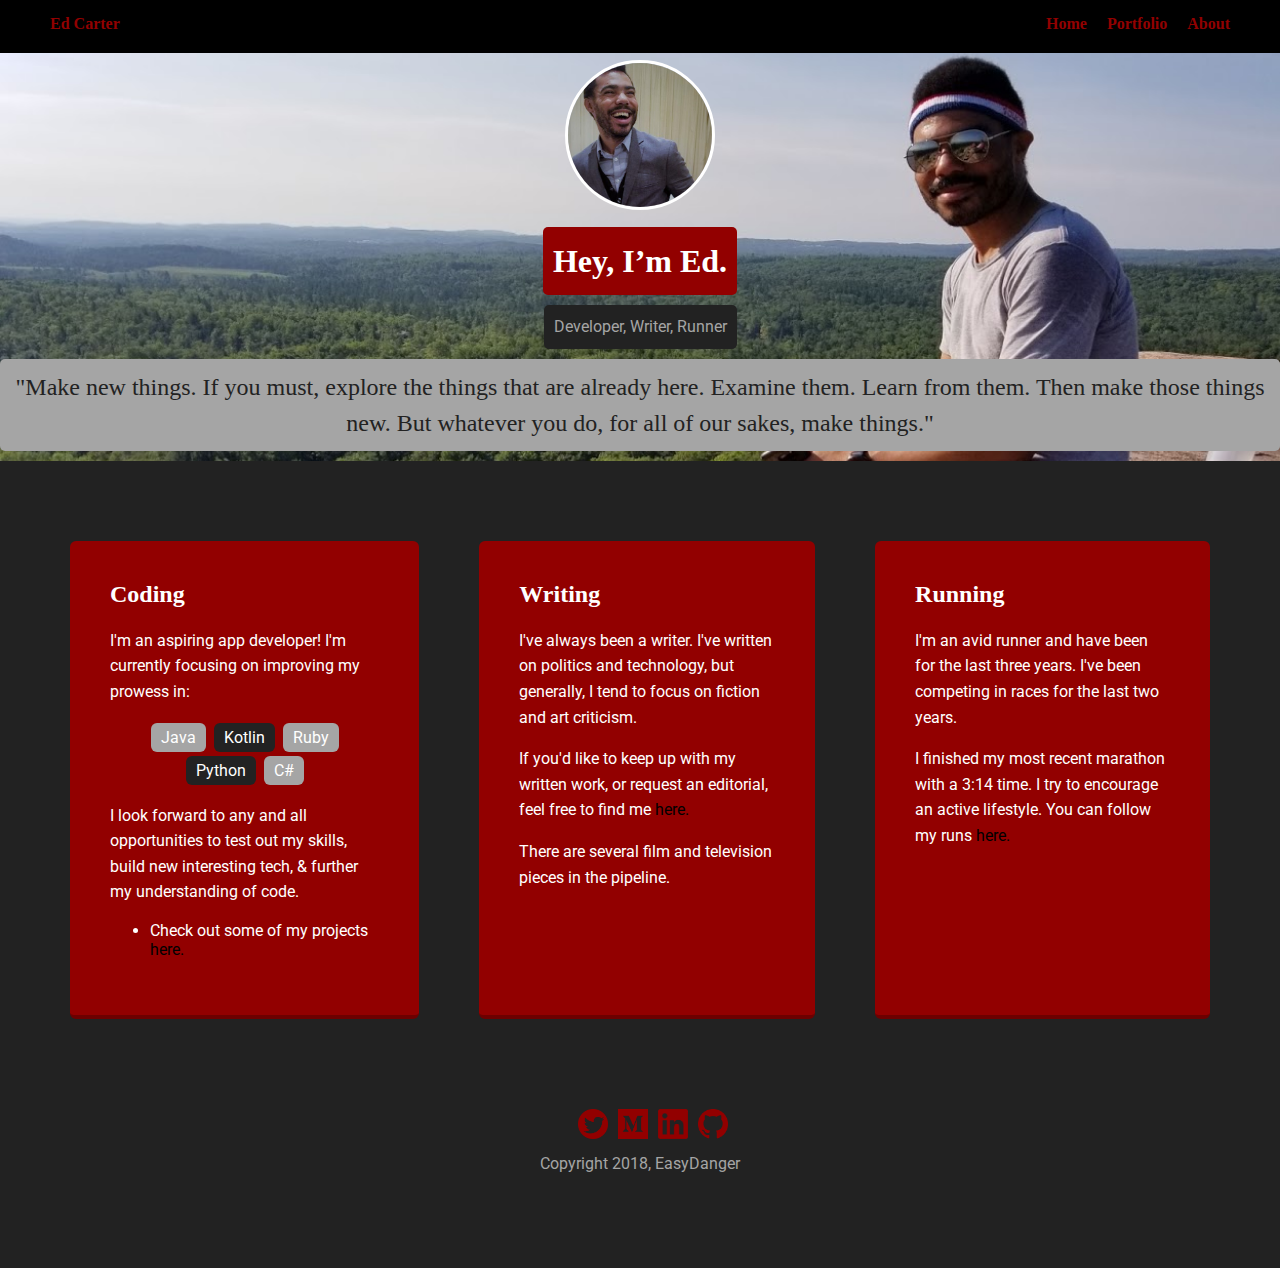
<file: index.html>
<!doctype html>
<html lang="en">
<head>
<meta charset="utf-8">
<title>Ed Carter is on the Internet!</title>
<meta
	name="viewport"
	content="width=device-width, initial-scale=1.0"
>
<link
	rel="stylesheet"
	href="Lab20css.css"
>
<link
	href="https://fonts.googleapis.com/css?family=Muli%7CRoboto:400,300,500,700,900"
	rel="stylesheet"
>
</head>
<body>

	<div class="main-nav">
		<ul class="nav">
			<li class="name">
				<a href="#">Ed Carter</a>
			</li>
			<li>
				<a href="#">Home</a>
			</li>
			<li>
				<a href="port.html">Portfolio</a>
			</li>
			<li>
				<a href="about.html">About</a>
			</li>
		</ul>
	</div>

	<header>
		<img
			src="pictures/shareaparty.jpg"
			alt="Photo of ED"
			class="profile-image"
		>
		<h1 class="tag name">Hey, I’m Ed.</h1>
		<p class="tag titles">Developer, Writer, Runner</p>
		<p class="tag quote">"Make new things. If you must, explore the things that are already here. Examine them. Learn from them. Then make those things new. But whatever you do, for all of our sakes, make things."</p>
	</header>

	<main class="flex">
	<div class="card">
		<h2>Coding</h2>
		<p>I'm an aspiring app developer! I'm currently focusing on improving my prowess in:</p>
				<ul class="skills">
			<li>Java</li>
			<li>Kotlin</li>
			<li>Ruby</li>
			<li>Python</li>
			<li>C#</li>
		</ul>
		<p>I look forward to any and all opportunities to test out my skills, build new interesting tech, &amp; further my understanding of code.</p>
		<ul>
			<li>
				Check out some of my projects <a href="port.html">here.</a>
			</li>
		</ul>
	</div>

	<div class="card">
		<h2>Writing</h2>
		<p>I've always been a writer. I've written on politics and technology, but generally, I tend to focus on fiction and art criticism. </p>
		<p> If you'd like to keep up with my written work, or request an editorial, feel free to find me <a href="https://medium.com/@EasyDanger">here.</a></p>
		<p>There are several film and television pieces in the pipeline.
		</p>
	</div>
	
		<div class="card">
		<h2>Running</h2>
		<p>I'm an avid runner and have been for the last three years. I've been competing in races for the last two years.</p>
		<p>I finished my most recent marathon with a 3:14 time. I try to encourage an active lifestyle. You can follow my runs <a href="https://www.strava.com/athletes/easydanger">here.</a></p>
		
	</div>

	</main>
	<footer>
		<ul>
			<li>
				<a
					href="https://twitter.com/EasyDanger"
					class="social twitter"
				>Twitter</a>
			</li>
				<li>
				<a
					href="https://medium.com/@EasyDanger"
					class="social medium"
				>Medium</a>
			</li>
			<li>
				<a
					href="https://www.linkedin.com/in/cartercommaed/"
					class="social linkedin"
				>LinkedIn</a>
			</li>
			<li>
				<a
					href="https://github.com/EasyDanger"
					class="social github"
				>Github</a>
			</li>
		</ul>
		<p class="copyright">Copyright 2018, EasyDanger</p>
	</footer>
</body>
</html>
</file>
<file: Lab20css.css>
/* Global Layout Set-up */
* { 
  box-sizing: border-box;
}
  
body {
  margin: 0;
  padding: 0;
  text-align: center;
  font-family: 'Roboto', sans-serif;
  color: #a5a5a5;
  background: #222;
}
/* Link Styles */

a {
  text-decoration: none;
  color: #920000;
}
a:hover {
  color: #6633ff;
}

/* Section Styles */

.main-nav {
	font-family: "Yamaha EBM 10";
  width: 100%;
  background: black;
  min-height: 30px;
  padding: 10px;
  position: fixed;
  text-align: center;
}
.nav {
  display: flex;
  justify-content: space-around;
  font-weight: 700;
  list-style-type: none;
  margin: 0 auto;
  padding: 0;
}
.nav .name {
  display: none;
  color: white;
}
.nav li {
  padding: 5px 10px 10px 10px;
}
.nav a {
  transition: all .5s;
}
.nav a:hover {
  color: white
}
h2 {
	font-family: "Yamaha EBM 10";
}

header {
  text-align: center;
  background: url('pictures/mountain profile.jpg') no-repeat top center ;
  background-size: cover;
  overflow: hidden;
  padding-top: 60px;
}
header {
  line-height: 1.5;
}
 .profile-image {
  width: 150px;
  height: 150px;
  border-radius: 50%;
  border: 3px solid white;
  transition: all .5s;
  text-align: right;

}
 .profile-image:hover {
  transform: scale(1.5) rotate(-7deg);
}

.tag {
  background-color: #920000;
  color: white;
  padding: 10px;
  border-radius: 5px;
  display: table;
  margin: 10px auto;
} 
.titles {
	background-color: #222;
	color: #a5a5a5;
}
.name {
	font-family: "Yamaha EBM 10";
}
.quote {
	color: #222;
	font-weight: normal;
	font-family: "Freestyle Script";
	font-size: 1.5em;
	background-color: #a5a5a5
}

.card {
  margin: 30px;
  padding: 20px 40px 40px;
  max-width: 500px;
  text-align: left;
  background: #920000;
  border-bottom: 4px solid #6c0000;
  border-radius: 6px;
  color: white;
}
.card:hover {
  border-color: #470000;
}
.card a {
	color: black;
  transition: all .5s;

}
.card a:hover {
	color: white;
}

ul.skills {
  padding: 0;
  text-align: center;
}

.skills li {
  border-radius: 6px;
  display: inline-block;
  background: #222;
  color: white;
  padding: 5px 10px;
  margin: 2px;
}

.skills li:nth-child(odd) {
  background: #a5a5a5;
}

footer {
  width: 100%;
  min-height: 30px;
  padding: 20px 0 40px 20px;
}

footer .copyright {
  top: -8px;
  margin-right: 20px;
  font-size: .75em;
}

footer ul {
  list-style-type: none;
  margin: 0;
  padding: 0;
}

footer ul li {
  display: inline-block;
}

a.social {
  display: inline-block;
  text-indent: -9999px;
  margin-left: 5px;
  width: 30px;
  height: 30px;
  background-size: 30px 30px;

}
a.twitter {
  background-image: url(pictures/twitter.png);
}
a.linkedin {
  background-image: url(pictures/linkedin.png);
}
a.github {
  background-image: url(pictures/github.png);
}
a.medium {
	background-image: url(pictures/medium.png);
}

.clearfix {
  clear: both;
}

/* Styles for larger screens */
@media screen and (min-width: 720px) {
  
  .flex {
      display: flex;
      max-width: 1200px;
      justify-content: space-around;
      margin: 0 auto;
  }

  header {
    min-height: 450px;
  }

  .nav {
    max-width: 1200px;
  }

  .nav .name {
    display: block;
    margin-right: auto;
    color: white;
  }

  main {
    padding-top: 50px;
  }

  main p {
    line-height: 1.6em;
  }

  footer {
    font-size: 1.3em;
    max-width: 1200px;
    margin: 40px auto;
  }

}
</file>
